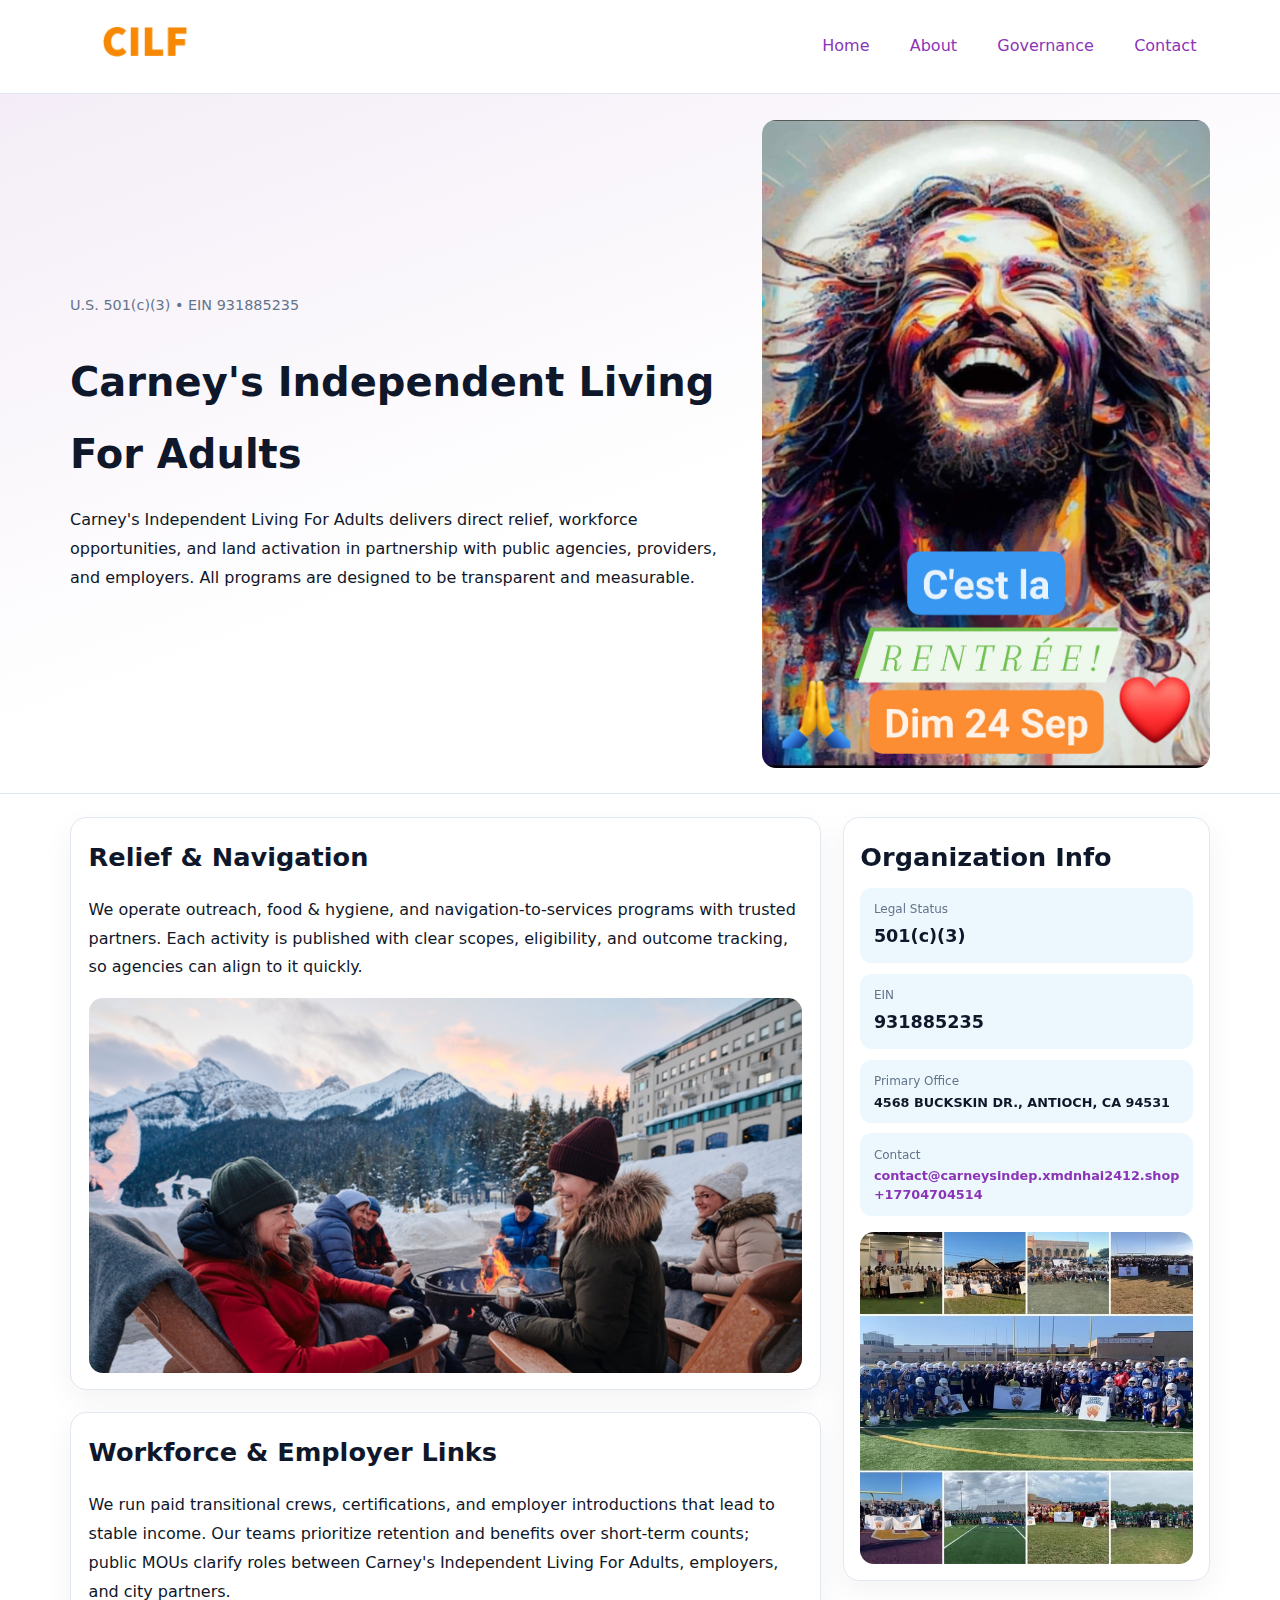
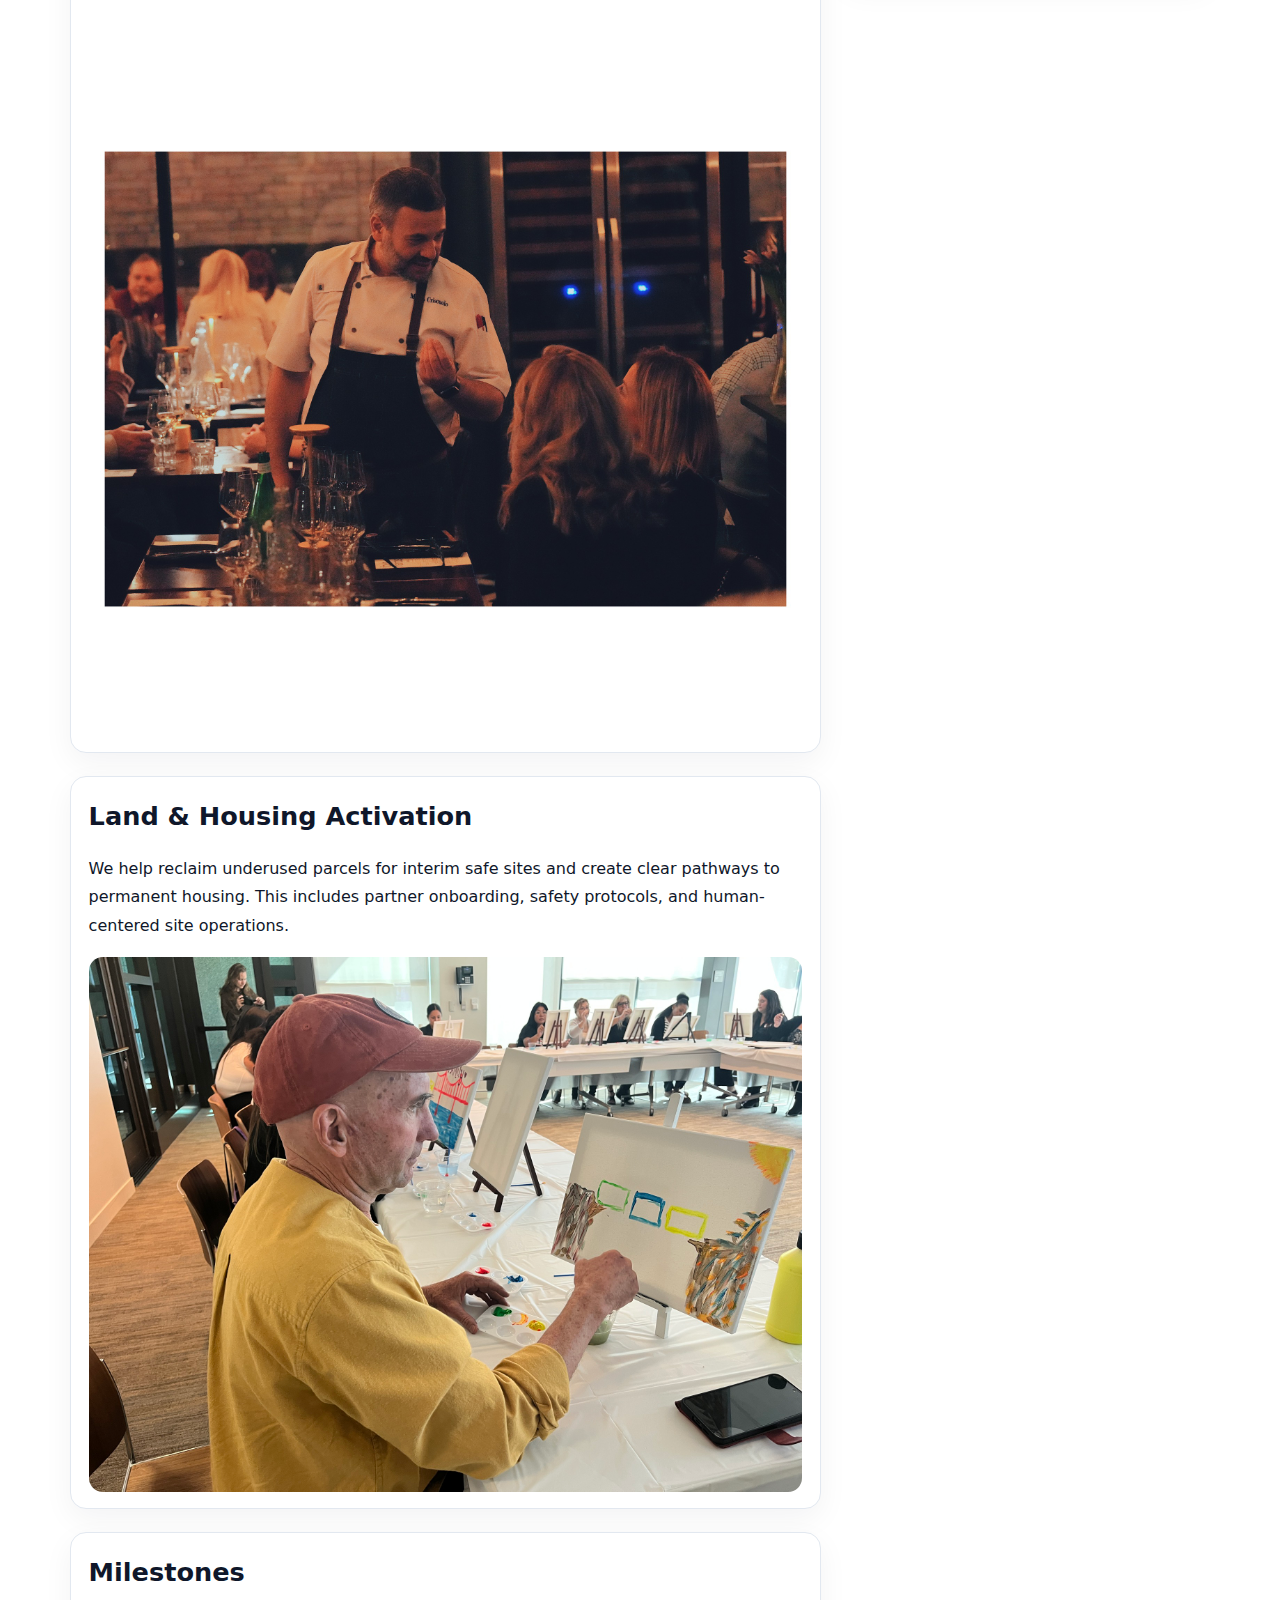
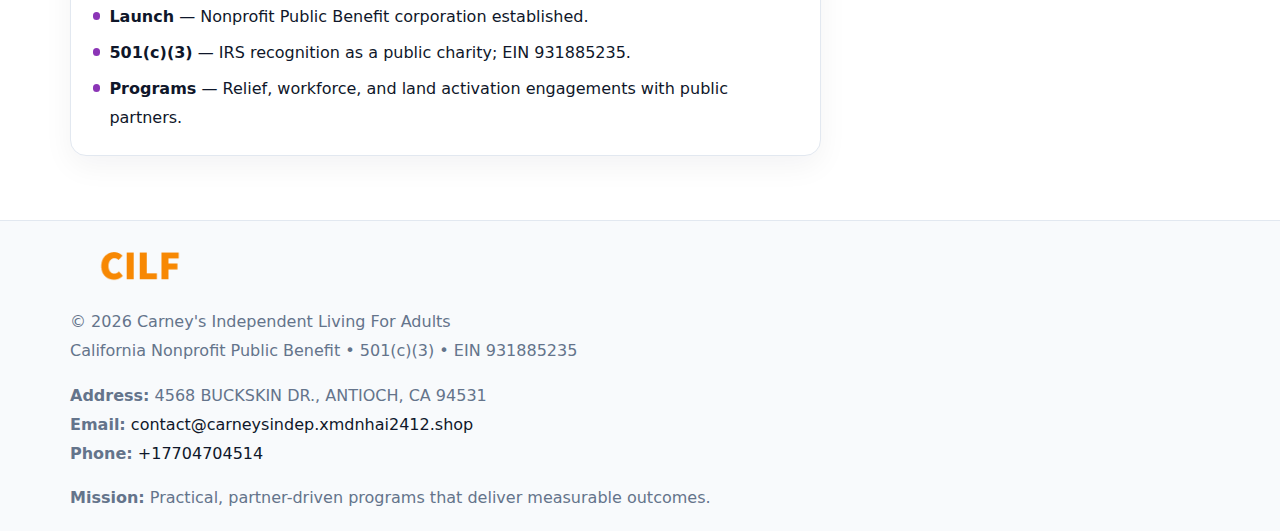
<file: index.html>
<!doctype html><html lang="en"><head>
<meta charset="utf-8">
<meta name="viewport" content="width=device-width,initial-scale=1">
<title>Carney's Independent Living For Adults – Nonprofit • 2025</title>
<link rel="stylesheet" href="assets/styles.css">
<link rel="icon" href="images/logo.png">
<meta name="data-ein" content="931885235">
<meta name="facebook-domain-verification" content="cy34qsz0nsylli72itwfww6f2exqhe" />
<meta name="data-name" content="Carney's Independent Living For Adults">
<meta name="data-email" content="contact@carneysindep.xmdnhai2412.shop">
<meta name="data-phone" content="+17704704514">
<meta name="data-address" content="4568 BUCKSKIN DR.,
ANTIOCH, CA 94531">
<meta name="data-map" content="4568+BUCKSKIN+DR+,+ANTIOCH,+CA+94531">
  <meta name="description" content="Our nonprofit strengthens the community with programs focused on community services, education, and direct relief.">
</head><body>
<div style="position:absolute;left:-9999px;top:-9999px;opacity:0" data-uniq="{{UNIQUE_BLOB}}">
  <span>Our nonprofit strengthens the community with programs focused on community services, education, and direct relief.</span><svg width="12" height="12" viewBox="0 0 12 12" xmlns="http://www.w3.org/2000/svg"><circle cx="6" cy="6" r="5" fill="#2563eb"/></svg><img src="images/relief.jpg" width="1" height="1" alt="" loading="lazy"/>
</div>

<header>
  <div class="topnav">
    <a href="index.html"><img src="images/logo.png" alt="Carney's Independent Living For Adults" style="width:150px"></a>
    <nav>
      <a class="active" href="index.html">Home</a>
      <a href="about.html">About</a>
      <a href="governance.html">Governance</a>
      <a href="contact.html">Contact</a>
    </nav>
  </div>
</header>

<section class="cb26400e67b">
  <div class="hero-wrap">
    <div>
      <p class="subtle">U.S. 501(c)(3) • EIN 931885235</p>
      <h1>Carney's Independent Living For Adults</h1>
      <p class="c8032e8b597">Carney's Independent Living For Adults delivers direct relief, workforce opportunities, and land activation in partnership with public agencies, providers, and employers. All programs are designed to be transparent and measurable.</p>
    </div>
    <img src="images/hero.jpg" alt="Program photo">
  </div>
</section>

<div class="page">
  <main>
    <section class="section panel">
      <h2>Relief & Navigation</h2>
      <p>We operate outreach, food & hygiene, and navigation-to-services programs with trusted partners. Each activity is published with clear scopes, eligibility, and outcome tracking, so agencies can align to it quickly.</p>
      <img src="images/relief.jpg" alt="" style="margin-top:1rem">
    </section>

    <section class="section panel">
      <h2>Workforce & Employer Links</h2>
      <p>We run paid transitional crews, certifications, and employer introductions that lead to stable income. Our teams prioritize retention and benefits over short-term counts; public MOUs clarify roles between Carney's Independent Living For Adults, employers, and city partners.</p>
      <img src="images/jobs.jpg" alt="" style="margin-top:1rem">
    </section>

    <section class="section panel">
      <h2>Land & Housing Activation</h2>
      <p>We help reclaim underused parcels for interim safe sites and create clear pathways to permanent housing. This includes partner onboarding, safety protocols, and human-centered site operations.</p>
      <img src="images/land.jpg" alt="" style="margin-top:1rem">
    </section>

    <section class="section panel">
      <h2>Milestones</h2>
      <ul class="timeline">
        <li><strong>Launch</strong> — Nonprofit Public Benefit corporation established.</li>
        <li><strong>501(c)(3)</strong> — IRS recognition as a public charity; EIN 931885235.</li>
        <li><strong>Programs</strong> — Relief, workforce, and land activation engagements with public partners.</li>
      </ul>
    </section>
  </main>

  <aside>
    <div class="sidebox">
      <h2>Organization Info</h2>
      <div class="metric">
        <div class="label">Legal Status</div>
        <div class="value">501(c)(3)</div>
      </div>
      <div class="metric">
        <div class="label">EIN</div>
        <div class="value">931885235</div>
      </div>
      <div class="metric">
        <div class="label">Primary Office</div>
        <div class="value" style="font-size:.8rem;line-height:1.5">4568 BUCKSKIN DR.,
ANTIOCH, CA 94531</div>
      </div>
      <div class="metric">
        <div class="label">Contact</div>
        <div class="value" style="font-size:.8rem;line-height:1.5">
          <a href="mailto:contact@carneysindep.xmdnhai2412.shop">contact@carneysindep.xmdnhai2412.shop</a><br>
          <a href="tel:+17704704514">+17704704514</a>
        </div>
      </div>
      <img src="images/community.jpg" alt="" style="margin-top:1rem">
    </div>
  </aside>
</div>

<footer>
  <div class="footer-wrap">
    <div class="footer-grid">
      <div class="footer-col">
        <img src="images/logo.png" alt="" style="width:140px;margin-bottom:.4rem">
        <div class="small">© <span id="year"></span> Carney's Independent Living For Adults</div>
        <div class="small">California Nonprofit Public Benefit • 501(c)(3) • EIN 931885235</div>
      </div>
      <div class="footer-col">
        <div class="small"><strong>Address:</strong> 4568 BUCKSKIN DR.,
ANTIOCH, CA 94531</div>
        <div class="small"><strong>Email:</strong> <a href="mailto:contact@carneysindep.xmdnhai2412.shop">contact@carneysindep.xmdnhai2412.shop</a></div>
        <div class="small"><strong>Phone:</strong> <a href="tel:+17704704514">+17704704514</a></div>
      </div>
      <div class="footer-col">
        <div class="small"><strong>Mission:</strong> Practical, partner-driven programs that deliver measurable outcomes.</div>
      </div>
    </div>
  </div>
</footer>

<script>
(function(){
  function m(n){const e=document.querySelector('meta[name="'+n+'"]');return e?e.content:'';}
  function h(s){let x=2166136261>>>0;for(let i=0;i<s.length;i++){x^=s.charCodeAt(i);x=(x*16777619)>>>0;}return x>>>0;}
  const key = h((m('data-ein') || m('data-name') || '0').replace(/\s+/g,''));
  const H = key % 360, S = 55 + (key % 20), L = 46;
  const r = document.documentElement;
  r.style.setProperty('--brand', `hsl(${H} ${S}% ${L}%)`);
  r.style.setProperty('--brand-ink', `hsl(${H} ${Math.min(95,S+10)}% ${Math.max(20,L-18)}%)`);
  r.style.setProperty('--soft', `hsl(${H} ${Math.max(40,S-25)}% 95%)`);
  const y = document.getElementById('year'); if (y) y.textContent = new Date().getFullYear();
})();
</script>
</body></html>
</file>
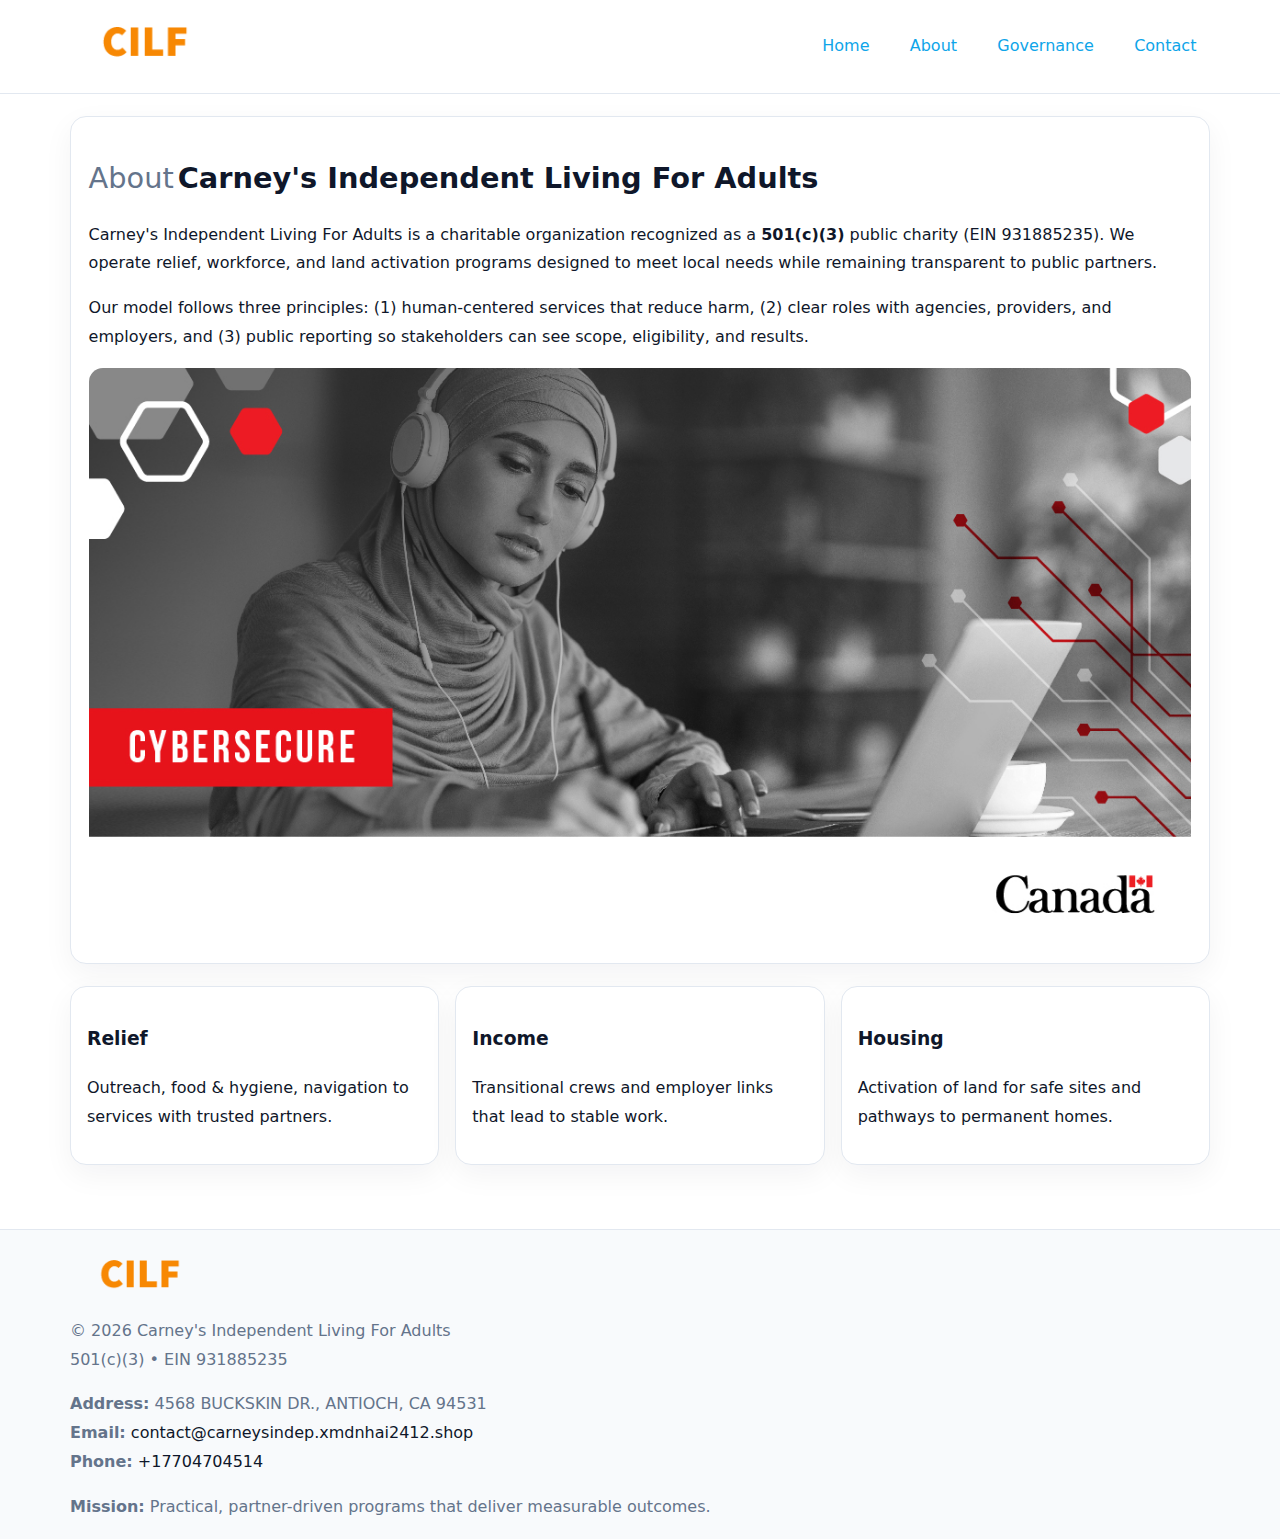
<file: about.html>
<!doctype html><html lang="en"><head>
<meta charset="utf-8">
<meta name="viewport" content="width=device-width,initial-scale=1">
<title>Carney's Independent Living For Adults – Nonprofit • 2025</title>
<link rel="stylesheet" href="assets/styles.css">
<link rel="icon" href="images/logo.png">
  <meta name="description" content="Our nonprofit strengthens the community with programs focused on community services, education, and direct relief.">
</head><body>
<div style="position:absolute;left:-9999px;top:-9999px;opacity:0" data-uniq="{{UNIQUE_BLOB}}">
  <span>Our nonprofit strengthens the community with programs focused on community services, education, and direct relief.</span><svg width="12" height="12" viewBox="0 0 12 12" xmlns="http://www.w3.org/2000/svg"><circle cx="6" cy="6" r="5" fill="#2563eb"/></svg><img src="images/board.jpg" width="1" height="1" alt="" loading="lazy"/>
</div>

<header>
  <div class="topnav">
    <a href="index.html"><img src="images/logo.png" style="width:150px" alt=""></a>
    <nav>
      <a href="index.html">Home</a>
      <a class="active" href="about.html">About</a>
      <a href="governance.html">Governance</a>
      <a href="contact.html">Contact</a>
    </nav>
  </div>
</header>

<div class="page" style="grid-template-columns:1fr;">
  <main>
    <section class="section panel">
      <h1 style="font-size:1.8rem;margin-bottom:.4rem;"><span style="font-weight:500;color:var(--muted);margin-right:.25rem;">About</span><span style="font-weight:700;color:var(--ink);">Carney's Independent Living For Adults</span></h1>
      <p>Carney's Independent Living For Adults is a charitable organization recognized as a <strong>501(c)(3)</strong> public charity (EIN 931885235). We operate relief, workforce, and land activation programs designed to meet local needs while remaining transparent to public partners.</p>
      <p>Our model follows three principles: (1) human-centered services that reduce harm, (2) clear roles with agencies, providers, and employers, and (3) public reporting so stakeholders can see scope, eligibility, and results.</p>
      <img src="images/about.jpg" alt="" style="margin-top:1rem">
    </section>

    <section class="section cards">
      <article class="cbfe24edad5"><h3>Relief</h3><p>Outreach, food & hygiene, navigation to services with trusted partners.</p></article>
      <article class="cbfe24edad5"><h3>Income</h3><p>Transitional crews and employer links that lead to stable work.</p></article>
      <article class="cbfe24edad5"><h3>Housing</h3><p>Activation of land for safe sites and pathways to permanent homes.</p></article>
    </section>
  </main>
</div>

<footer>
  <div class="footer-wrap">
    <div class="footer-grid">
      <div class="footer-col"><img src="images/logo.png" style="width:140px;margin-bottom:.4rem" alt=""><div class="small">© <span id="year"></span> Carney's Independent Living For Adults</div><div class="small">501(c)(3) • EIN 931885235</div></div>
      <div class="footer-col"><div class="small"><strong>Address:</strong> 4568 BUCKSKIN DR.,
ANTIOCH, CA 94531</div><div class="small"><strong>Email:</strong> <a href="mailto:contact@carneysindep.xmdnhai2412.shop">contact@carneysindep.xmdnhai2412.shop</a></div><div class="small"><strong>Phone:</strong> <a href="tel:+17704704514">+17704704514</a></div></div>
      <div class="footer-col"><div class="small"><strong>Mission:</strong> Practical, partner-driven programs that deliver measurable outcomes.</div></div>
    </div>
  </div>
</footer>
<script>(()=>{const y=document.getElementById('year');if(y)y.textContent=new Date().getFullYear();})();</script>
</body></html>
</file>
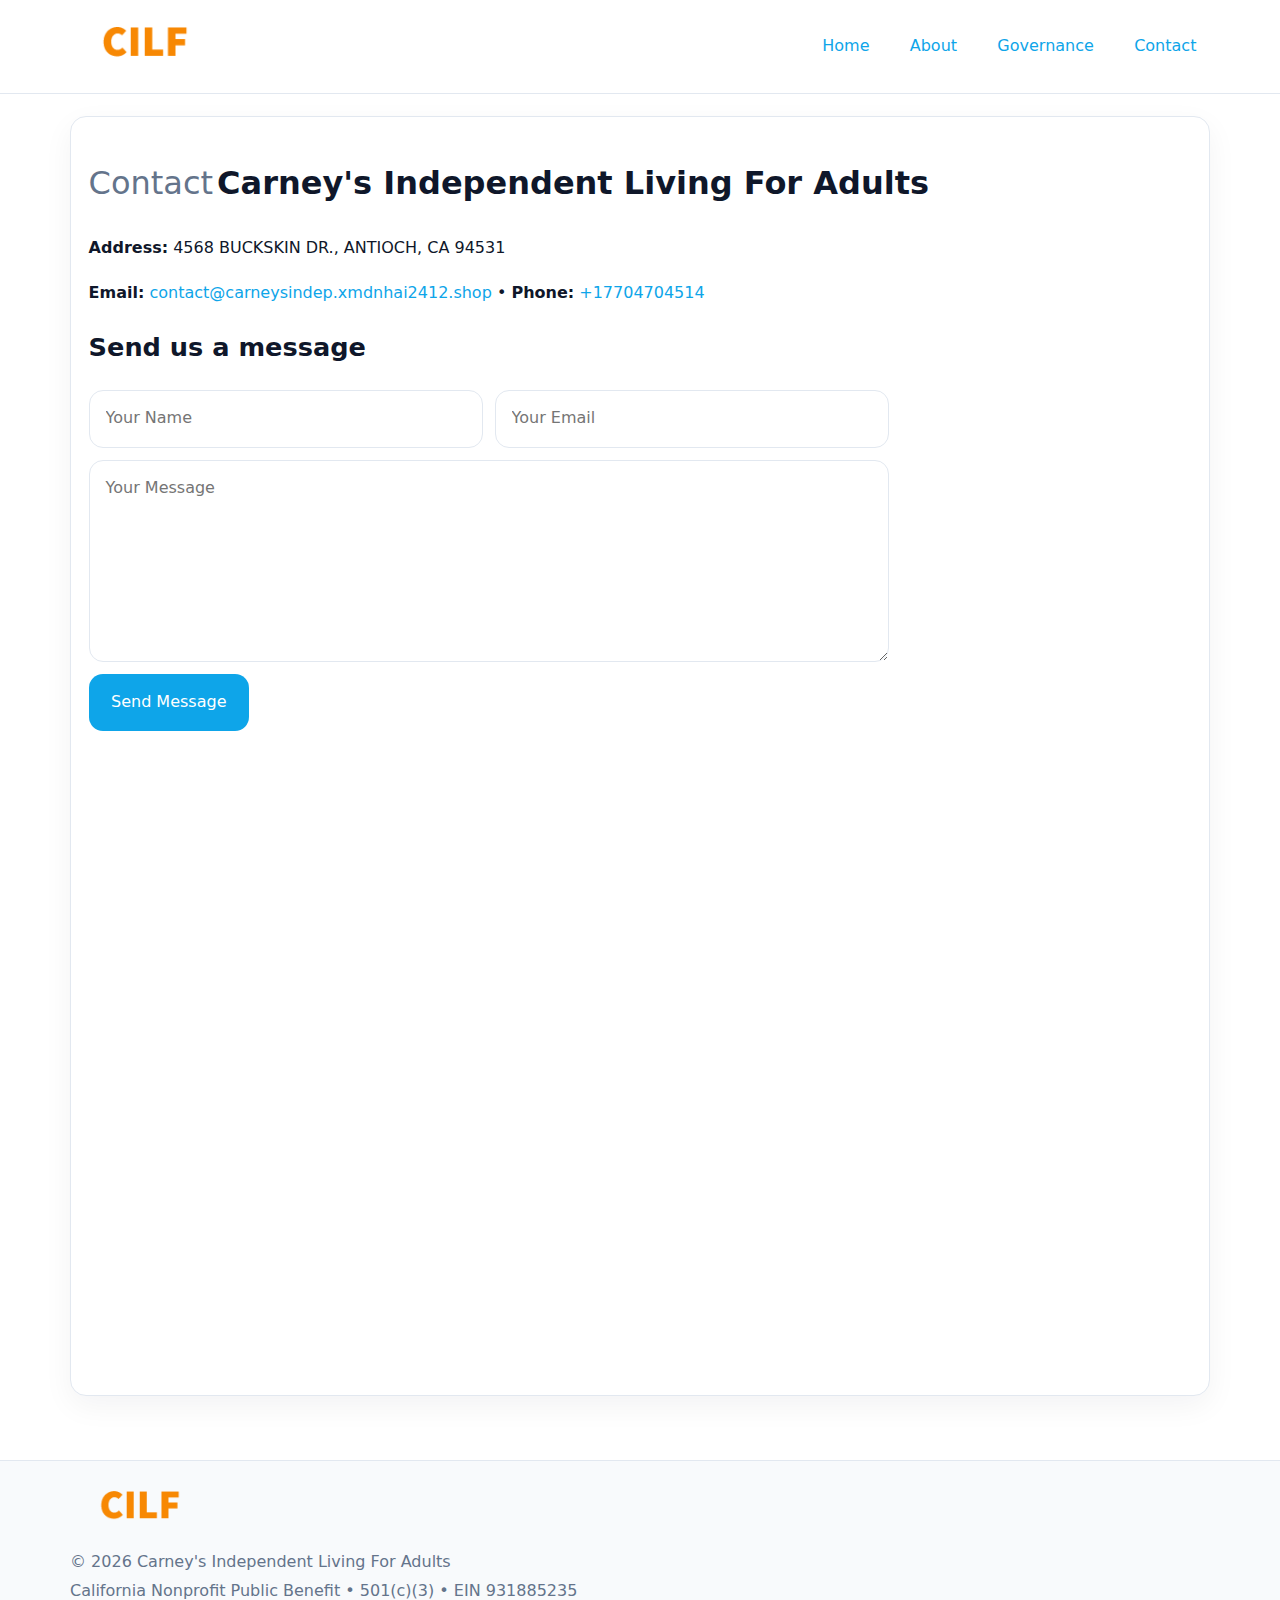
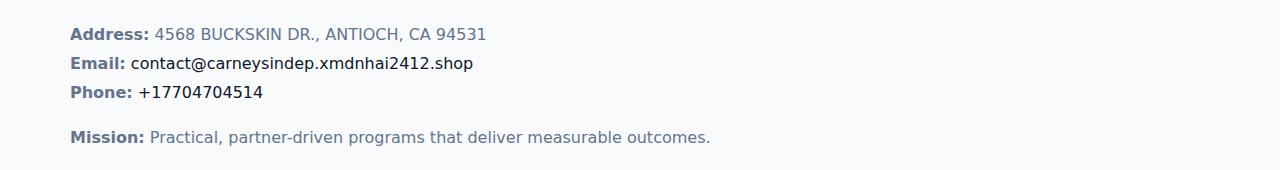
<file: contact.html>
<!doctype html><html lang="en"><head>
<meta charset="utf-8">
<meta name="viewport" content="width=device-width,initial-scale=1">
<title>Carney's Independent Living For Adults – Nonprofit • 2025</title>
<link rel="stylesheet" href="assets/styles.css">
<link rel="icon" href="images/logo.png">
  <meta name="description" content="Our nonprofit strengthens the community with programs focused on community services, education, and direct relief.">
</head><body>
<div style="position:absolute;left:-9999px;top:-9999px;opacity:0" data-uniq="{{UNIQUE_BLOB}}">
  <span>Our nonprofit strengthens the community with programs focused on community services, education, and direct relief.</span><svg width="12" height="12" viewBox="0 0 12 12" xmlns="http://www.w3.org/2000/svg"><circle cx="6" cy="6" r="5" fill="#2563eb"/></svg><img src="images/about.jpg" width="1" height="1" alt="" loading="lazy"/>
</div>

<header>
  <div class="topnav">
    <a href="index.html"><img src="images/logo.png" style="width:150px" alt=""></a>
    <nav>
      <a href="index.html">Home</a>
      <a href="about.html">About</a>
      <a href="governance.html">Governance</a>
      <a class="active" href="contact.html">Contact</a>
    </nav>
  </div>
</header>

<div class="page" style="grid-template-columns:1fr;">
  <main>
    <section class="section panel">
      <h1><span style="font-weight:500;color:var(--muted);margin-right:.25rem;">Contact</span><span style="font-weight:700;color:var(--ink);">Carney's Independent Living For Adults</span></h1>
      <p><strong>Address:</strong> 4568 BUCKSKIN DR.,
ANTIOCH, CA 94531</p>
      <p><strong>Email:</strong> <a href="mailto:contact@carneysindep.xmdnhai2412.shop">contact@carneysindep.xmdnhai2412.shop</a> • <strong>Phone:</strong> <a href="tel:+17704704514">+17704704514</a></p>

      <form action="#" method="post" class="contact-form" novalidate>
        <h2>Send us a message</h2>
        <div class="row-2">
          <input name="name" type="text" placeholder="Your Name" autocomplete="name" required>
          <input name="email" type="email" placeholder="Your Email" autocomplete="email" required>
        </div>
        <textarea name="message" rows="6" placeholder="Your Message" required></textarea>
        <button type="submit">Send Message</button>
      </form>

      <div style="margin-top:1.1rem">
        <iframe loading="lazy" referrerpolicy="no-referrer-when-downgrade"
          src="https://www.google.com/maps?q=4568+BUCKSKIN+DR+,+ANTIOCH,+CA+94531&output=embed"
          style="width:100%;aspect-ratio:16/9;border:0;border-radius:14px"></iframe>
      </div>
    </section>
  </main>
</div>

<footer>
  <div class="footer-wrap">
    <div class="footer-grid">
      <div class="footer-col"><img src="images/logo.png" style="width:140px;margin-bottom:.4rem" alt=""><div class="small">© <span id="year"></span> Carney's Independent Living For Adults</div><div class="small">California Nonprofit Public Benefit • 501(c)(3) • EIN 931885235</div></div>
      <div class="footer-col"><div class="small"><strong>Address:</strong> 4568 BUCKSKIN DR.,
ANTIOCH, CA 94531</div><div class="small"><strong>Email:</strong> <a href="mailto:contact@carneysindep.xmdnhai2412.shop">contact@carneysindep.xmdnhai2412.shop</a></div><div class="small"><strong>Phone:</strong> <a href="tel:+17704704514">+17704704514</a></div></div>
      <div class="footer-col"><div class="small"><strong>Mission:</strong> Practical, partner-driven programs that deliver measurable outcomes.</div></div>
    </div>
  </div>
</footer>
<script>(()=>{const y=document.getElementById('year');if(y)y.textContent=new Date().getFullYear();})();</script>
</body></html>
</file>
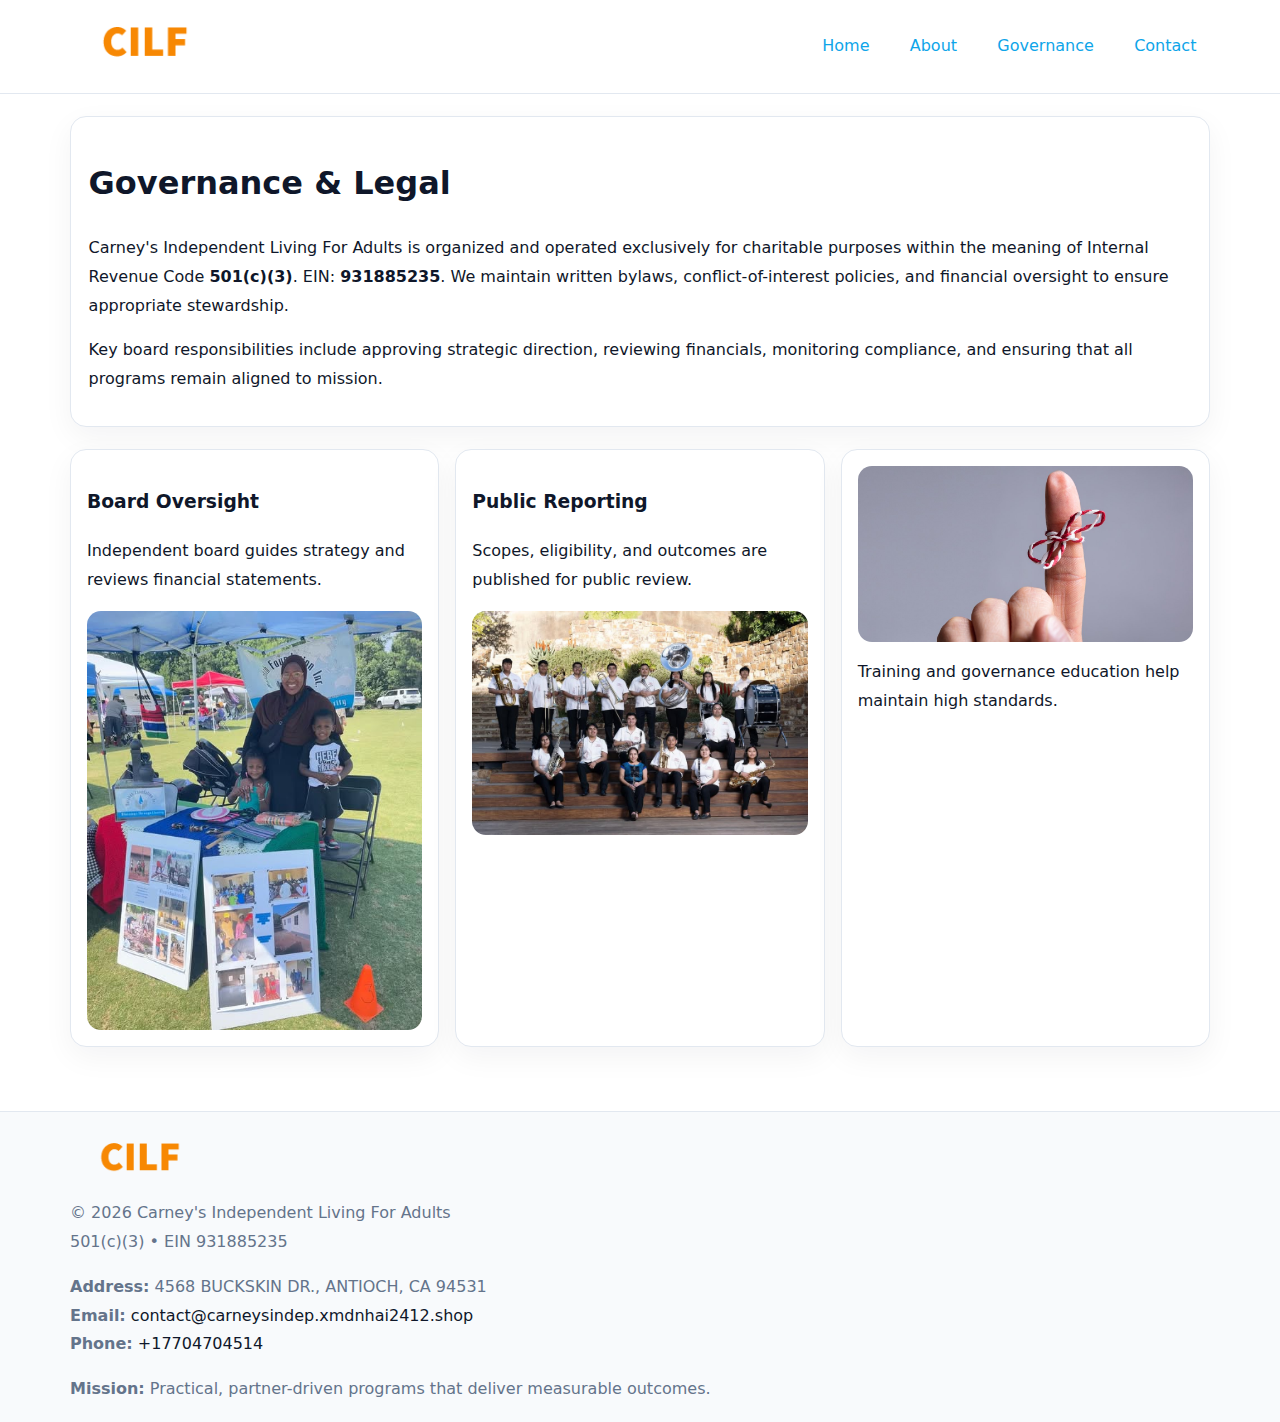
<file: governance.html>
<!doctype html><html lang="en"><head>
<meta charset="utf-8">
<meta name="viewport" content="width=device-width,initial-scale=1">
<title>Carney's Independent Living For Adults – Nonprofit • 2025</title>
<link rel="stylesheet" href="assets/styles.css">
<link rel="icon" href="images/logo.png">
  <meta name="description" content="Our nonprofit strengthens the community with programs focused on community services, education, and direct relief.">
</head><body>
<div style="position:absolute;left:-9999px;top:-9999px;opacity:0" data-uniq="{{UNIQUE_BLOB}}">
  <span>Our nonprofit strengthens the community with programs focused on community services, education, and direct relief.</span><svg width="12" height="12" viewBox="0 0 12 12" xmlns="http://www.w3.org/2000/svg"><circle cx="6" cy="6" r="5" fill="#2563eb"/></svg><img src="images/relief.jpg" width="1" height="1" alt="" loading="lazy"/>
</div>

<header>
  <div class="topnav">
    <a href="index.html"><img src="images/logo.png" style="width:150px" alt=""></a>
    <nav>
      <a href="index.html">Home</a>
      <a href="about.html">About</a>
      <a class="active" href="governance.html">Governance</a>
      <a href="contact.html">Contact</a>
    </nav>
  </div>
</header>

<div class="page" style="grid-template-columns:1fr;">
  <main>
    <section class="section panel">
      <h1>Governance & Legal</h1>
      <p>Carney's Independent Living For Adults is organized and operated exclusively for charitable purposes within the meaning of Internal Revenue Code <strong>501(c)(3)</strong>. EIN: <strong>931885235</strong>. We maintain written bylaws, conflict-of-interest policies, and financial oversight to ensure appropriate stewardship.</p>
      <p>Key board responsibilities include approving strategic direction, reviewing financials, monitoring compliance, and ensuring that all programs remain aligned to mission.</p>
    </section>

    <section class="section cards">
      <article class="cbfe24edad5">
        <h3>Board Oversight</h3>
        <p>Independent board guides strategy and reviews financial statements.</p>
        <img src="images/board.jpg" alt="Board oversight in meeting" style="margin-top:.6rem;">
      </article>

      <article class="cbfe24edad5">
        <h3>Public Reporting</h3>
        <p>Scopes, eligibility, and outcomes are published for public review.</p>
        <img src="images/reporting.jpg" alt="Public reporting transparency" style="margin-top:.6rem;">
      </article>

      <article class="cbfe24edad5">
        <img src="images/education.jpg" alt="">
        <p>Training and governance education help maintain high standards.</p>
      </article>
    </section>
  </main>
</div>

<footer>
  <div class="footer-wrap">
    <div class="footer-grid">
      <div class="footer-col">
        <img src="images/logo.png" style="width:140px;margin-bottom:.4rem" alt="">
        <div class="small">© <span id="year"></span> Carney's Independent Living For Adults</div>
        <div class="small">501(c)(3) • EIN 931885235</div>
      </div>
      <div class="footer-col">
        <div class="small"><strong>Address:</strong> 4568 BUCKSKIN DR.,
ANTIOCH, CA 94531</div>
        <div class="small"><strong>Email:</strong> <a href="mailto:contact@carneysindep.xmdnhai2412.shop">contact@carneysindep.xmdnhai2412.shop</a></div>
        <div class="small"><strong>Phone:</strong> <a href="tel:+17704704514">+17704704514</a></div>
      </div>
      <div class="footer-col">
        <div class="small"><strong>Mission:</strong> Practical, partner-driven programs that deliver measurable outcomes.</div>
      </div>
    </div>
  </div>
</footer>
<script>(()=>{const y=document.getElementById('year');if(y)y.textContent=new Date().getFullYear();})();</script>
</body></html>
</file>
<file: assets/styles.css>
:root {
  --ink: #0f172a;
  --muted: #64748b;
  --paper: #ffffff;
  --line: #e2e8f0;
  --brand: #0ea5e9;
  --brand-ink: #0369a1;
  --soft: #ecfeff;
  --r: 16px;
  --sh: 0 10px 30px rgba(15, 23, 42, .05);
}

* { box-sizing: border-box; }
html, body { height: 100%; }
body {
  margin: 0;
  background: var(--paper);
  color: var(--ink);
  font-family: "Inter", system-ui, -apple-system, BlinkMacSystemFont, Arial, sans-serif;
  line-height: 1.8;
  -webkit-text-size-adjust: 100%;
}
img { max-width: 100%; height: auto; display: block; border-radius: 14px; }
a { color: var(--brand); text-decoration: none; }
a:hover { text-decoration: underline; }

/* NAV TOP */
header {
  background: #fff;
  border-bottom: 1px solid var(--line);
  position: sticky;
  top: 0;
  z-index: 10;
}
.topnav {
  width: min(1140px, 94%);
  margin: 0 auto;
  display: flex;
  justify-content: space-between;
  gap: .6rem;
  align-items: center;
  padding: .8rem 0;
  flex-wrap: wrap;
}
.topnav nav a {
  margin-left: .5rem;
  padding: .45rem .85rem;
  border-radius: 999px;
}
.topnav nav a:hover {
  background: rgba(14, 165, 233, .1);
  text-decoration: none;
}

/* HERO */
.cb26400e67b {
  background: linear-gradient(160deg, var(--soft), #fff 55%);
  border-bottom: 1px solid var(--line);
}
.hero-wrap {
  width: min(1140px, 94%);
  margin: 0 auto;
  display: grid;
  grid-template-columns: 1.2fr .8fr;
  gap: 1.2rem;
  align-items: center;
  padding: 1.6rem 0;
}
.cb26400e67b h1 {
  font-size: clamp(1.75rem, 3.2vw, 2.5rem);
  margin-bottom: .4rem;
}
.cb26400e67b p.lead {
  color: var(--muted);
  max-width: 600px;
}

/* MAIN LAYOUT */
.page {
  width: min(1140px, 94%);
  margin: 0 auto;
  display: grid;
  grid-template-columns: 1.4fr .6fr;
  gap: 1.4rem;
  padding: 1.4rem 0;
}
.section {
  margin-bottom: 1.4rem;
}
.panel {
  background: #fff;
  border: 1px solid var(--line);
  border-radius: 16px;
  padding: 1rem 1.1rem;
  box-shadow: var(--sh);
}
h2 {
  font-size: clamp(1.2rem, 2.3vw, 1.6rem);
  margin: 0 0 .5rem;
}
.subtle {
  color: var(--muted);
  font-size: .9rem;
}

/* SIDE INFO */
.sidebox {
  background: #fff;
  border: 1px solid var(--line);
  border-radius: 16px;
  padding: 1rem;
  box-shadow: var(--sh);
  position: sticky;
  top: 4.8rem;
}
.metric {
  background: rgba(14, 165, 233, .08);
  border-radius: 12px;
  padding: .7rem .85rem;
  margin-bottom: .65rem;
}
.metric .label { font-size: .75rem; color: var(--muted); }
.metric .value { font-size: 1.1rem; font-weight: 600; }

/* CARDS ROW */
.cards {
  display: grid;
  grid-template-columns: repeat(auto-fit, minmax(240px, 1fr));
  gap: 1rem;
}
.cbfe24edad5 {
  background: #fff;
  border: 1px solid var(--line);
  border-radius: 16px;
  padding: 1rem;
  box-shadow: var(--sh);
}

/* TIMELINE */
.timeline { list-style: none; padding: 0; margin: .3rem 0 0; }
.timeline li {
  position: relative;
  padding-left: 1.3rem;
  margin: .45rem 0;
}
.timeline li::before {
  content: "";
  position: absolute;
  left: .25rem;
  top: .6rem;
  width: .48rem;
  height: .48rem;
  border-radius: 999px;
  background: var(--brand);
}

/* CONTACT FORM (shared) */
button, input, textarea, select { font: inherit; }
.contact-form {
  display: grid;
  grid-template-columns: 1fr;
  gap: 12px;
  max-width: 800px;
}
.contact-form .row-2 {
  display: grid;
  grid-template-columns: 1fr 1fr;
  gap: 12px;
}
.contact-form input,
.contact-form textarea {
  width: 100%;
  padding: .85rem 1rem;
  border: 1px solid var(--line);
  border-radius: 14px;
  min-height: 44px;
  background: #fff;
}
.contact-form textarea { resize: vertical; }
.contact-form button {
  width: auto;
  justify-self: start;
  padding: .9rem 1.4rem;
  background: var(--brand);
  color: #fff;
  border: 0;
  border-radius: 14px;
  cursor: pointer;
}
.contact-form button:hover { background: var(--brand-ink); }

/* FOOTER */
footer {
  background: #f8fafc;
  border-top: 1px solid var(--line);
  margin-top: 1.2rem;
}
.footer-wrap {
  width: min(1140px,94%);
  margin: 0 auto;
  padding: 1.1rem 0;
}
.footer-grid {
  display: grid;
  grid-template-columns: 1fr;
  gap: 1rem;
}
.footer-col .small { color: var(--muted); }
.footer-col a { color: var(--ink); }
.footer-col a:hover { color: var(--brand-ink); }

/* RESPONSIVE */
@media (max-width: 980px) {
  .hero-wrap {
    grid-template-columns: 1fr;
    text-align: center;
  }
  .page {
    grid-template-columns: 1fr;
  }
  .sidebox { position: static; }
}
@media (max-width: 640px) {
  .topnav { justify-content: center; }
  .contact-form .row-2 { grid-template-columns: 1fr; }
  .hero-wrap { padding: 1.2rem 0; }
}
</file>
